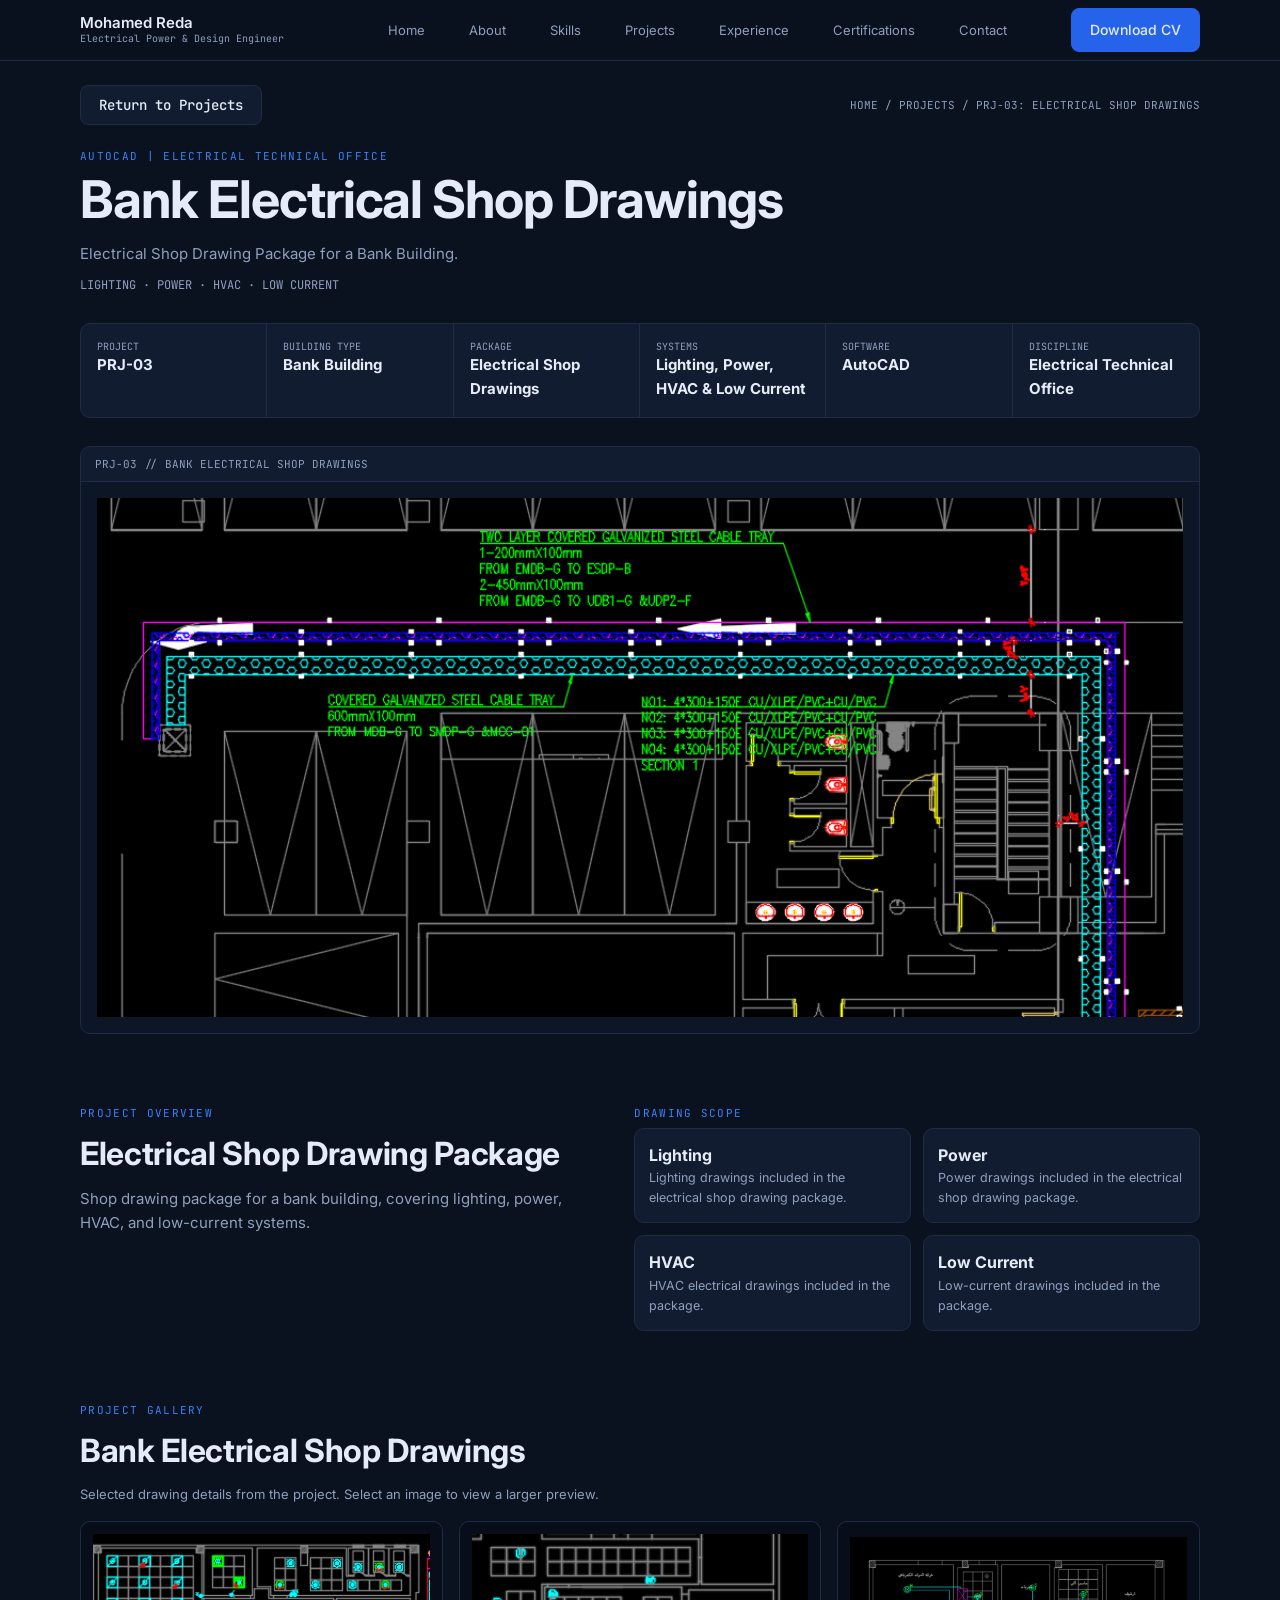
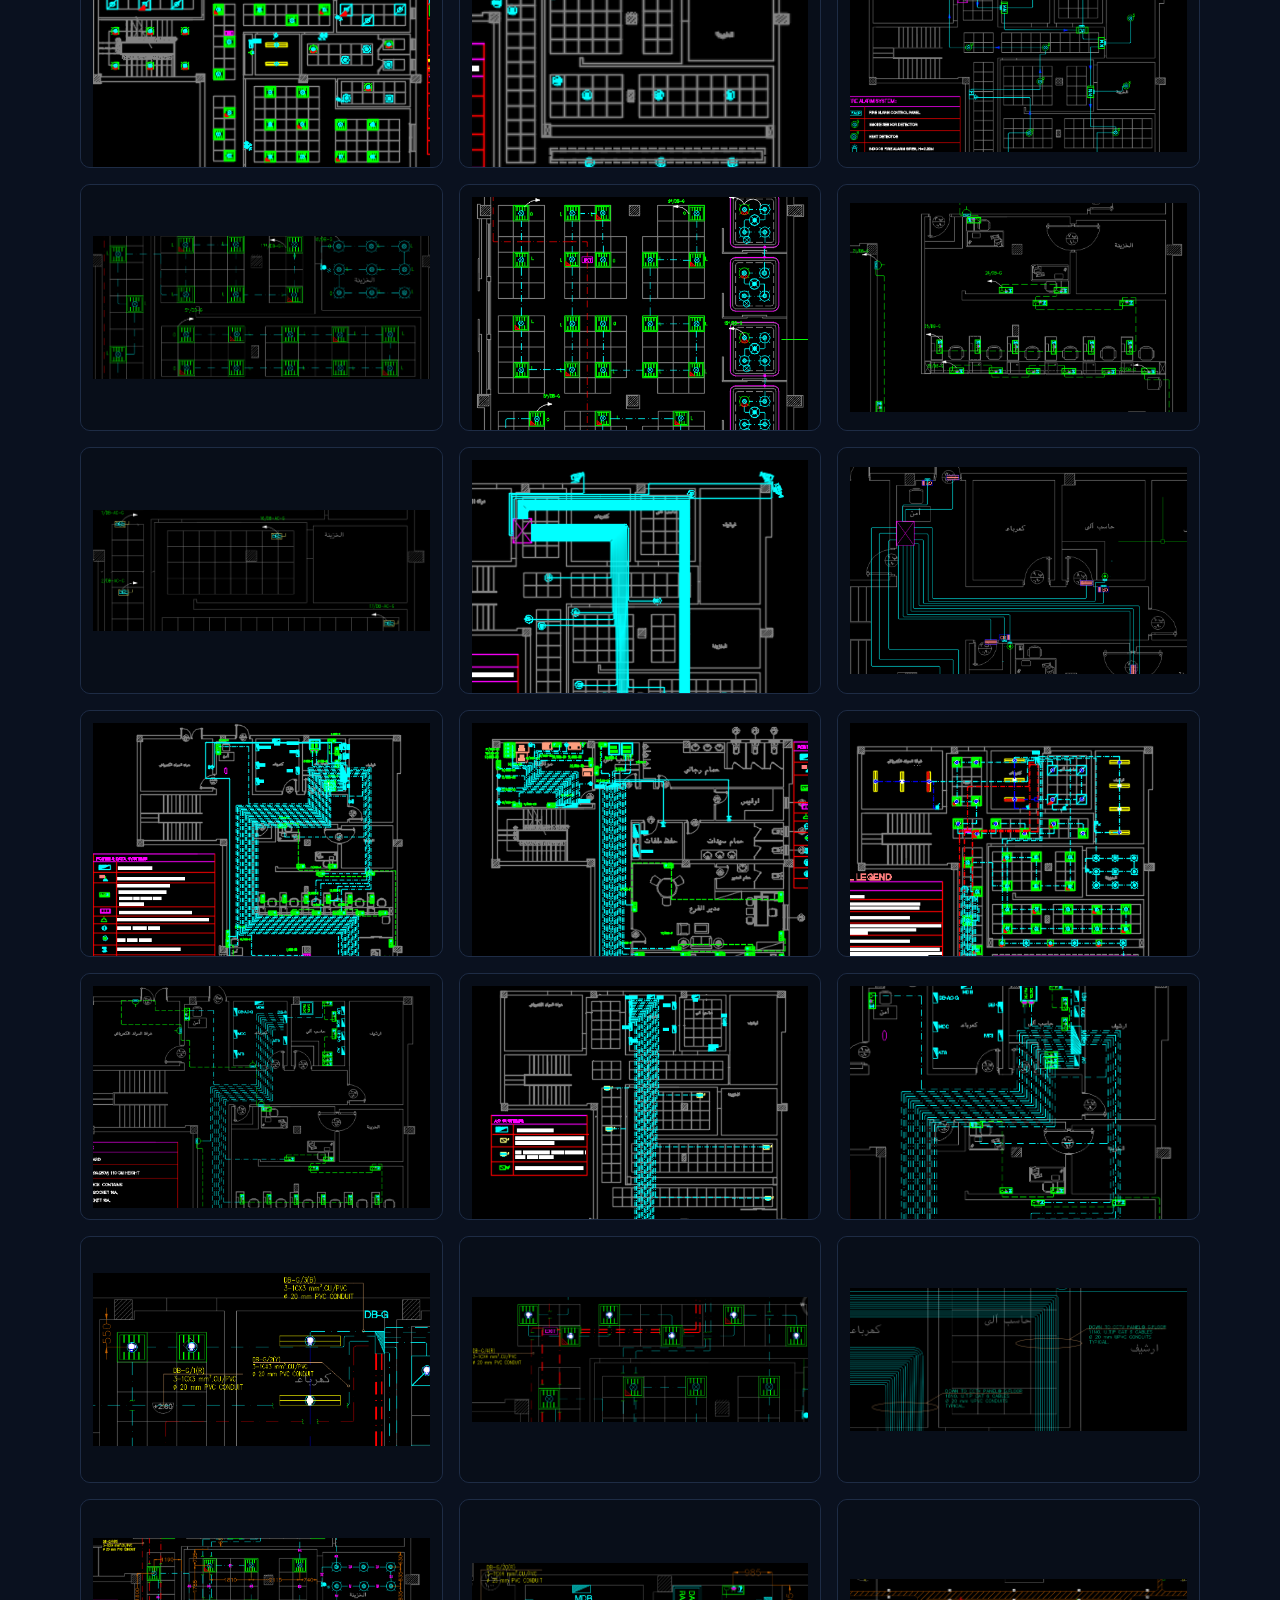
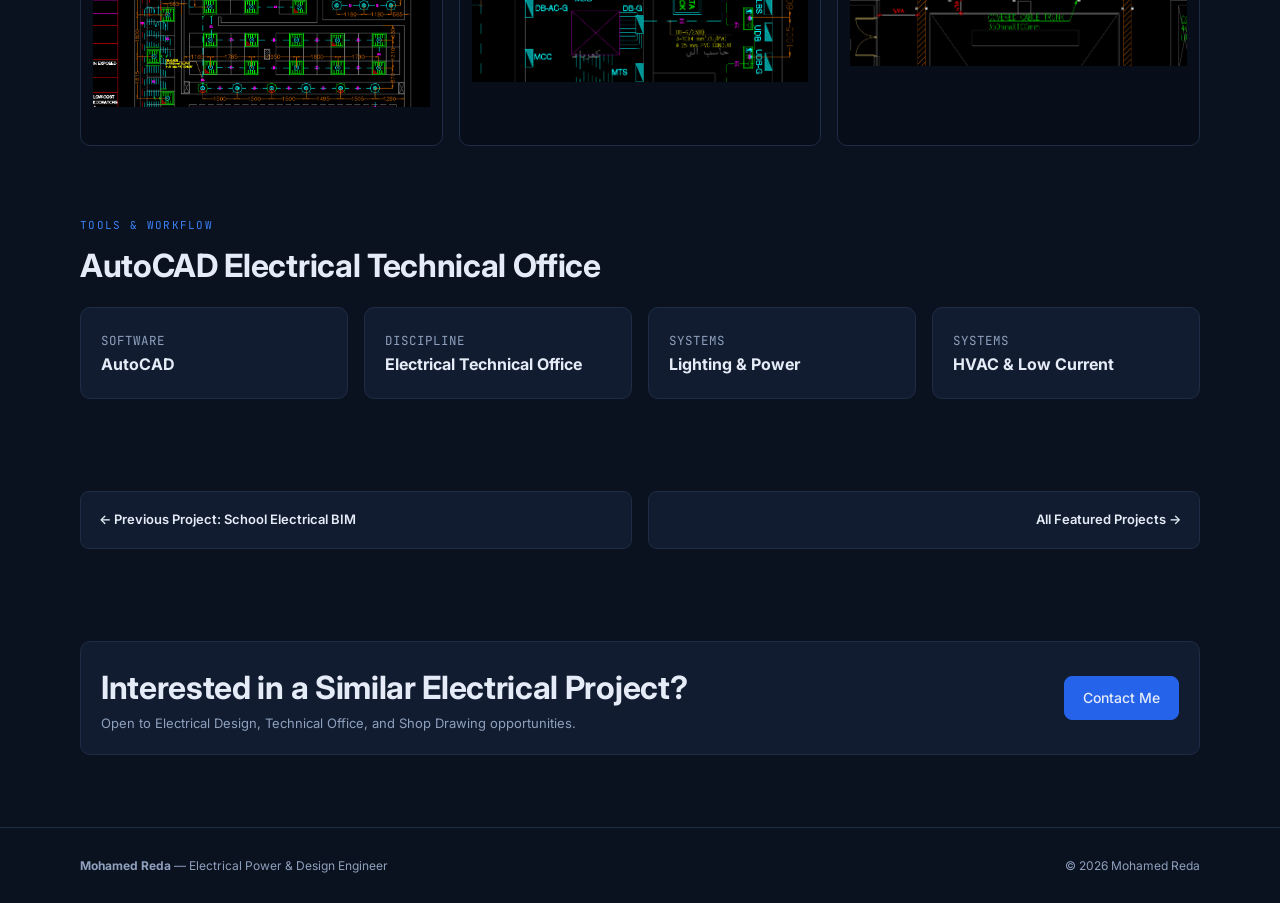
<file: projects/bank-electrical-shop-drawings.html>
<!doctype html>
<html lang="en">
  <head>
    <meta charset="utf-8" />
    <meta name="viewport" content="width=device-width,initial-scale=1,viewport-fit=cover" />
    <meta name="theme-color" content="#0a111f" />
    <link rel="preconnect" href="https://fonts.googleapis.com" />
    <link rel="preconnect" href="https://fonts.gstatic.com" crossorigin />
    <link href="https://fonts.googleapis.com/css2?family=Inter:wght@400;500;600;700&family=JetBrains+Mono:wght@400;500&display=swap" rel="stylesheet" />
    <title>Bank Electrical Shop Drawings — Mohamed Reda</title>
    <meta name="description" content="Electrical shop drawing package for a bank building, covering lighting, power, HVAC, and low-current systems." />
    <link rel="stylesheet" href="../assets/css/style.css" />
    <style>
      .bank-project .viewer .cv-box { height: auto; min-height: 0; overflow: hidden; padding: 16px; }
      .bank-project .viewer .cv-box img { width: 100%; height: auto; max-height: 78vh; object-fit: contain; margin: auto; }
      .bank-gallery .dr .im { height: 245px; padding: 12px; background: #080e19; }
      .bank-gallery .dr .im img { object-fit: contain; }
      .bank-project .stats div:last-child { border-right: 0; }
      .bank-project .modal img { width: auto; height: auto; max-width: calc(100vw - 40px); max-height: calc(100vh - 100px); object-fit: contain; }
      @media (max-width: 700px) { .bank-gallery .dr .im { height: 210px; } }
    </style>
  </head>
  <body class="bank-project">
    <header class="nav"><div class="wrap">
      <a class="brand" href="../index.html#home">Mohamed Reda<small>Electrical Power &amp; Design Engineer</small></a>
      <button class="burger" aria-label="Menu" aria-expanded="false">☰</button>
      <ul><li><a href="../index.html#home">Home</a></li><li><a href="../index.html#about">About</a></li><li><a href="../index.html#skills">Skills</a></li><li><a href="../index.html#projects">Projects</a></li><li><a href="../index.html#experience">Experience</a></li><li><a href="../index.html#certs">Certifications</a></li><li><a href="../index.html#contact">Contact</a></li></ul>
      <a class="btn p dl" href="../assets/files/Mohamed%20Reda%20.pdf" download>Download CV</a>
    </div></header>
    <main class="wrap">
      <div class="crumb"><a class="btn" href="../index.html#projects">Return to Projects</a><span>HOME / PROJECTS / PRJ-03: ELECTRICAL SHOP DRAWINGS</span></div>
      <div class="eyebrow">AutoCAD | Electrical Technical Office</div>
      <h1>Bank Electrical Shop Drawings</h1>
      <p class="mu" style="max-width: 720px; margin-top: 14px">Electrical Shop Drawing Package for a Bank Building.</p>
      <p class="mono mu" style="margin-top: 10px; font-size: 12px">LIGHTING · POWER · HVAC · LOW CURRENT</p>
      <div class="stats">
        <div><small>Project</small><b>PRJ-03</b></div><div><small>Building Type</small><b>Bank Building</b></div><div><small>Package</small><b>Electrical Shop Drawings</b></div><div><small>Systems</small><b>Lighting, Power, HVAC &amp; Low Current</b></div><div><small>Software</small><b>AutoCAD</b></div><div><small>Discipline</small><b>Electrical Technical Office</b></div>
      </div>
      <div class="viewer"><div class="bar"><span>PRJ-03 // BANK ELECTRICAL SHOP DRAWINGS</span></div><div class="cv-box"><img src="../assets/img/prj-3/cover.png" alt="Bank electrical shop drawing cover plan" fetchpriority="high" /></div></div>

      <section style="border: 0"><div class="split">
        <div><div class="eyebrow">Project overview</div><h2>Electrical Shop Drawing Package</h2><p class="mu">Shop drawing package for a bank building, covering lighting, power, HVAC, and low-current systems.</p></div>
        <div><div class="eyebrow">Drawing scope</div><div class="wbs">
          <div class="card"><h3>Lighting</h3><p>Lighting drawings included in the electrical shop drawing package.</p></div>
          <div class="card"><h3>Power</h3><p>Power drawings included in the electrical shop drawing package.</p></div>
          <div class="card"><h3>HVAC</h3><p>HVAC electrical drawings included in the package.</p></div>
          <div class="card"><h3>Low Current</h3><p>Low-current drawings included in the package.</p></div>
        </div></div>
      </div></section>

      <section style="border: 0; padding-top: 0"><div class="eyebrow">Project gallery</div><h2>Bank Electrical Shop Drawings</h2><p class="mu" style="font-size: 13px">Selected drawing details from the project. Select an image to view a larger preview.</p>
        <div class="g3 bank-gallery" id="drawings" style="margin-top: 16px">
          <article class="card dr" data-img="../assets/img/prj-3/Screenshot%202026-10-09%20174429.png"><div class="im"><img src="../assets/img/prj-3/Screenshot%202026-10-09%20174429.png" alt="Bank electrical shop drawing detail" loading="lazy" /></div></article>
          <article class="card dr" data-img="../assets/img/prj-3/Screenshot%202026-10-09%20174541.png"><div class="im"><img src="../assets/img/prj-3/Screenshot%202026-10-09%20174541.png" alt="Bank electrical shop drawing detail" loading="lazy" /></div></article>
          <article class="card dr" data-img="../assets/img/prj-3/Screenshot%202026-10-09%20174614.png"><div class="im"><img src="../assets/img/prj-3/Screenshot%202026-10-09%20174614.png" alt="Bank electrical shop drawing detail" loading="lazy" /></div></article>
          <article class="card dr" data-img="../assets/img/prj-3/Screenshot%202026-10-09%20174723.png"><div class="im"><img src="../assets/img/prj-3/Screenshot%202026-10-09%20174723.png" alt="Bank electrical shop drawing detail" loading="lazy" /></div></article>
          <article class="card dr" data-img="../assets/img/prj-3/Screenshot%202026-10-09%20174741.png"><div class="im"><img src="../assets/img/prj-3/Screenshot%202026-10-09%20174741.png" alt="Bank electrical shop drawing detail" loading="lazy" /></div></article>
          <article class="card dr" data-img="../assets/img/prj-3/Screenshot%202026-10-09%20174811.png"><div class="im"><img src="../assets/img/prj-3/Screenshot%202026-10-09%20174811.png" alt="Bank electrical shop drawing detail" loading="lazy" /></div></article>
          <article class="card dr" data-img="../assets/img/prj-3/Screenshot%202026-10-09%20174828.png"><div class="im"><img src="../assets/img/prj-3/Screenshot%202026-10-09%20174828.png" alt="Bank electrical shop drawing detail" loading="lazy" /></div></article>
          <article class="card dr" data-img="../assets/img/prj-3/Screenshot%202026-10-09%20174914.png"><div class="im"><img src="../assets/img/prj-3/Screenshot%202026-10-09%20174914.png" alt="Bank electrical shop drawing detail" loading="lazy" /></div></article>
          <article class="card dr" data-img="../assets/img/prj-3/Screenshot%202026-10-09%20174946.png"><div class="im"><img src="../assets/img/prj-3/Screenshot%202026-10-09%20174946.png" alt="Bank electrical shop drawing detail" loading="lazy" /></div></article>
          <article class="card dr" data-img="../assets/img/prj-3/Screenshot%202026-10-09%20175007.png"><div class="im"><img src="../assets/img/prj-3/Screenshot%202026-10-09%20175007.png" alt="Bank electrical shop drawing detail" loading="lazy" /></div></article>
          <article class="card dr" data-img="../assets/img/prj-3/Screenshot%202026-10-09%20175019.png"><div class="im"><img src="../assets/img/prj-3/Screenshot%202026-10-09%20175019.png" alt="Bank electrical shop drawing detail" loading="lazy" /></div></article>
          <article class="card dr" data-img="../assets/img/prj-3/Screenshot%202026-10-09%20175117.png"><div class="im"><img src="../assets/img/prj-3/Screenshot%202026-10-09%20175117.png" alt="Bank electrical shop drawing detail" loading="lazy" /></div></article>
          <article class="card dr" data-img="../assets/img/prj-3/Screenshot%202026-10-09%20175132.png"><div class="im"><img src="../assets/img/prj-3/Screenshot%202026-10-09%20175132.png" alt="Bank electrical shop drawing detail" loading="lazy" /></div></article>
          <article class="card dr" data-img="../assets/img/prj-3/Screenshot%202026-10-09%20175146.png"><div class="im"><img src="../assets/img/prj-3/Screenshot%202026-10-09%20175146.png" alt="Bank electrical shop drawing detail" loading="lazy" /></div></article>
          <article class="card dr" data-img="../assets/img/prj-3/Screenshot%202026-10-09%20175159.png"><div class="im"><img src="../assets/img/prj-3/Screenshot%202026-10-09%20175159.png" alt="Bank electrical shop drawing detail" loading="lazy" /></div></article>
          <article class="card dr" data-img="../assets/img/prj-3/Screenshot%202026-10-09%20175258.png"><div class="im"><img src="../assets/img/prj-3/Screenshot%202026-10-09%20175258.png" alt="Bank electrical shop drawing detail" loading="lazy" /></div></article>
          <article class="card dr" data-img="../assets/img/prj-3/Screenshot%202026-10-09%20175312.png"><div class="im"><img src="../assets/img/prj-3/Screenshot%202026-10-09%20175312.png" alt="Bank electrical shop drawing detail" loading="lazy" /></div></article>
          <article class="card dr" data-img="../assets/img/prj-3/Screenshot%202026-10-09%20175358.png"><div class="im"><img src="../assets/img/prj-3/Screenshot%202026-10-09%20175358.png" alt="Bank electrical shop drawing detail" loading="lazy" /></div></article>
          <article class="card dr" data-img="../assets/img/prj-3/Screenshot%202026-10-09%20175456.png"><div class="im"><img src="../assets/img/prj-3/Screenshot%202026-10-09%20175456.png" alt="Bank electrical shop drawing detail" loading="lazy" /></div></article>
          <article class="card dr" data-img="../assets/img/prj-3/Screenshot%202026-10-09%20175522.png"><div class="im"><img src="../assets/img/prj-3/Screenshot%202026-10-09%20175522.png" alt="Bank electrical shop drawing detail" loading="lazy" /></div></article>
          <article class="card dr" data-img="../assets/img/prj-3/Screenshot%202026-10-09%20175702.png"><div class="im"><img src="../assets/img/prj-3/Screenshot%202026-10-09%20175702.png" alt="Bank electrical shop drawing detail" loading="lazy" /></div></article>
        </div>
      </section>

      <section style="border: 0; padding-top: 0"><div class="eyebrow">Tools &amp; workflow</div><h2>AutoCAD Electrical Technical Office</h2><div class="g4" style="margin-top: 16px">
        <div class="card"><small class="mono mu">SOFTWARE</small><h3>AutoCAD</h3></div>
        <div class="card"><small class="mono mu">DISCIPLINE</small><h3>Electrical Technical Office</h3></div>
        <div class="card"><small class="mono mu">SYSTEMS</small><h3>Lighting &amp; Power</h3></div>
        <div class="card"><small class="mono mu">SYSTEMS</small><h3>HVAC &amp; Low Current</h3></div>
      </div></section>

      <div class="pn project-switch"><a class="project-switch-back" href="school-electrical-bim.html">← Previous Project: School Electrical BIM</a><a class="project-switch-next" href="../index.html#projects">All Featured Projects →</a></div>
      <section style="border: 0"><div class="card cta"><div><h2 style="margin: 0">Interested in a Similar Electrical Project?</h2><p class="mu" style="font-size: 13px">Open to Electrical Design, Technical Office, and Shop Drawing opportunities.</p></div><a class="btn p" href="../index.html#contact">Contact Me</a></div></section>
    </main>
    <footer><div class="wrap"><span><b>Mohamed Reda</b> — Electrical Power &amp; Design Engineer</span><span>© 2026 Mohamed Reda</span></div></footer>
    <div class="modal"><button class="btn">Close</button><img alt="" /></div>
    <script src="../assets/js/main.js" defer></script>
  </body>
</html>
</file>
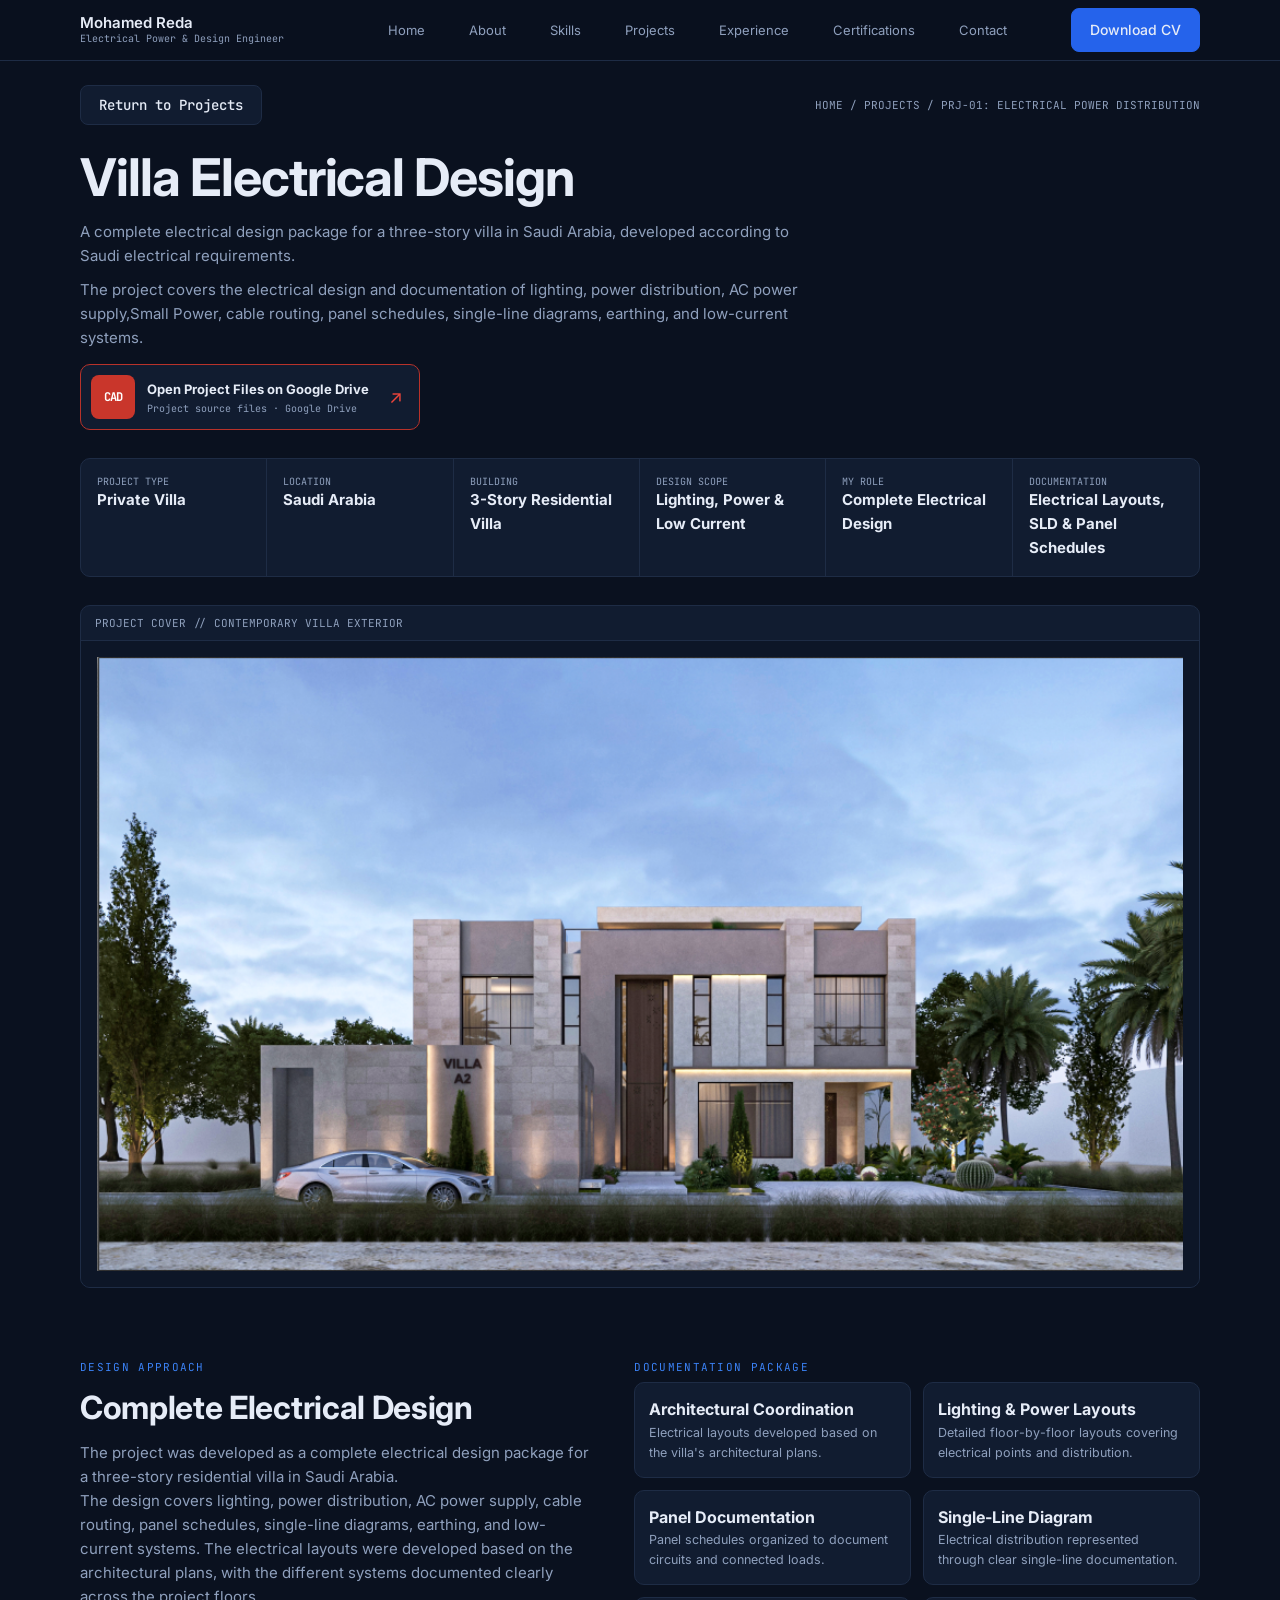
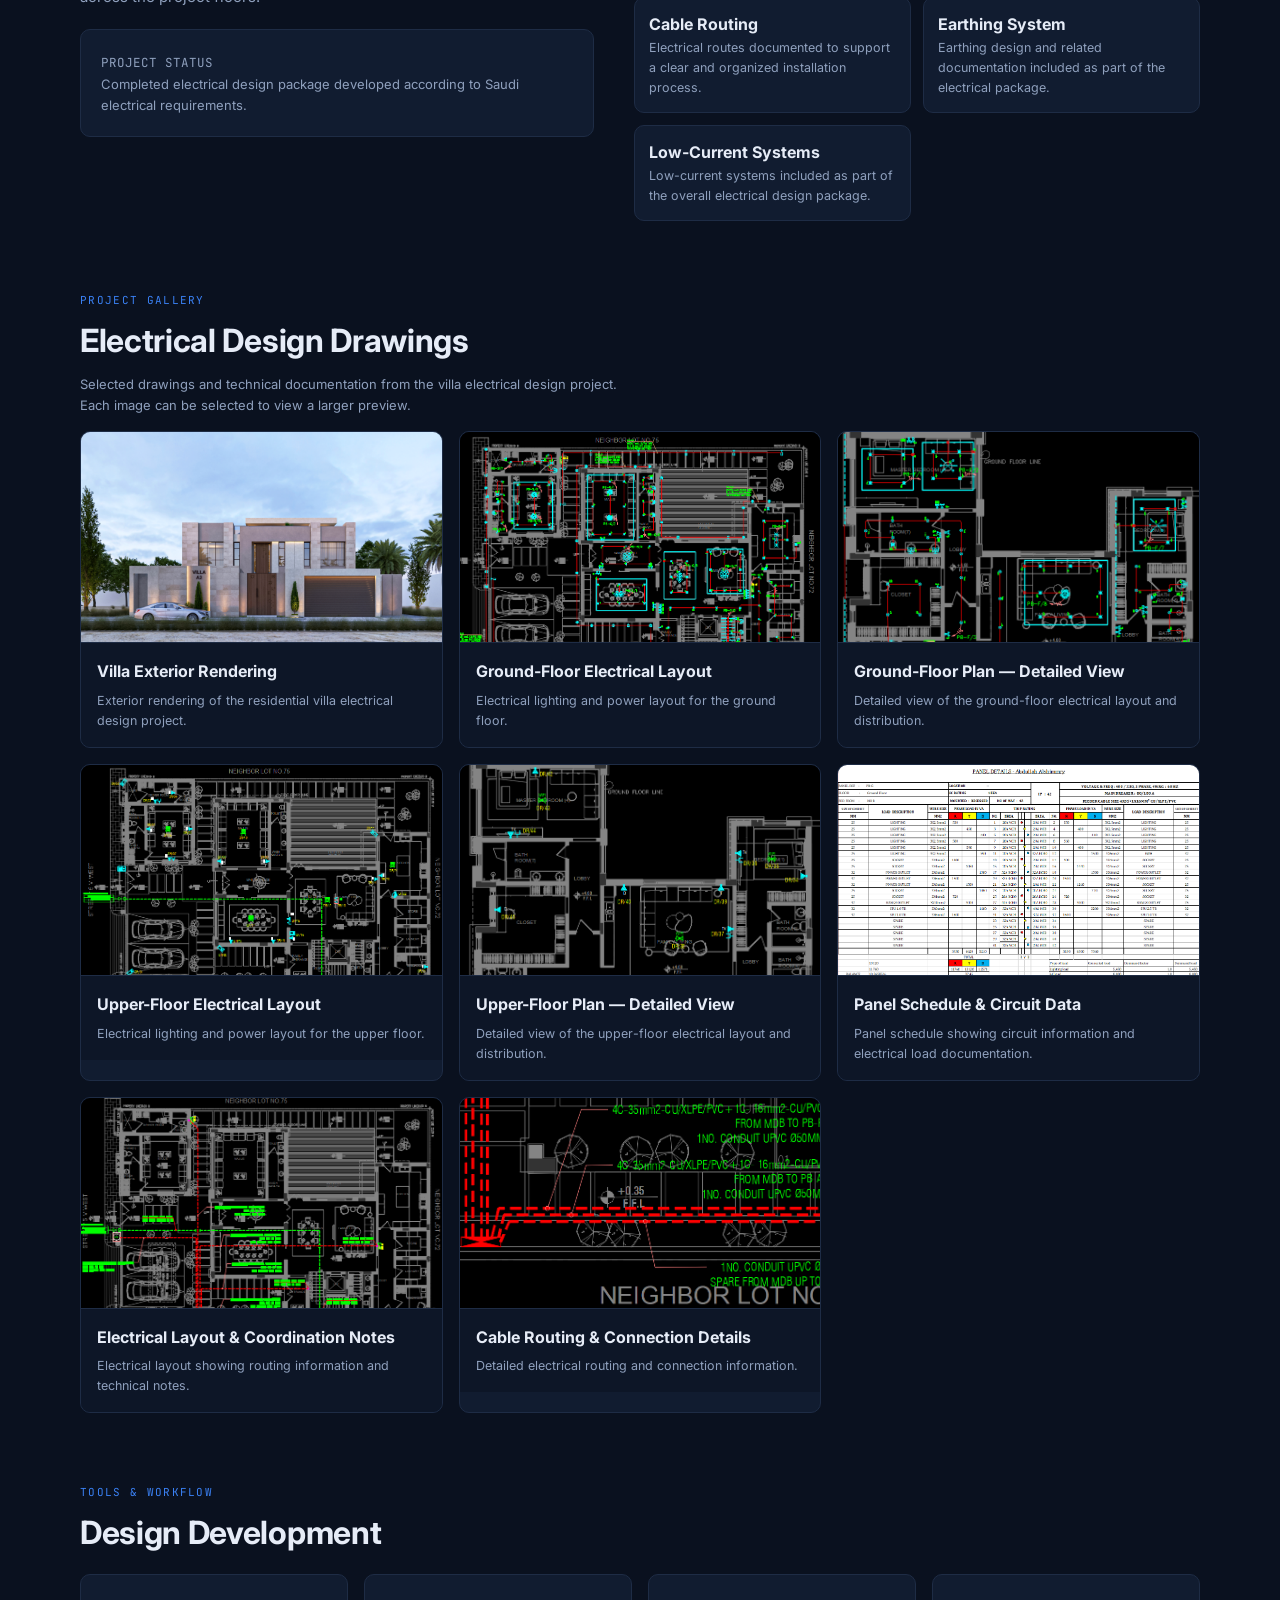
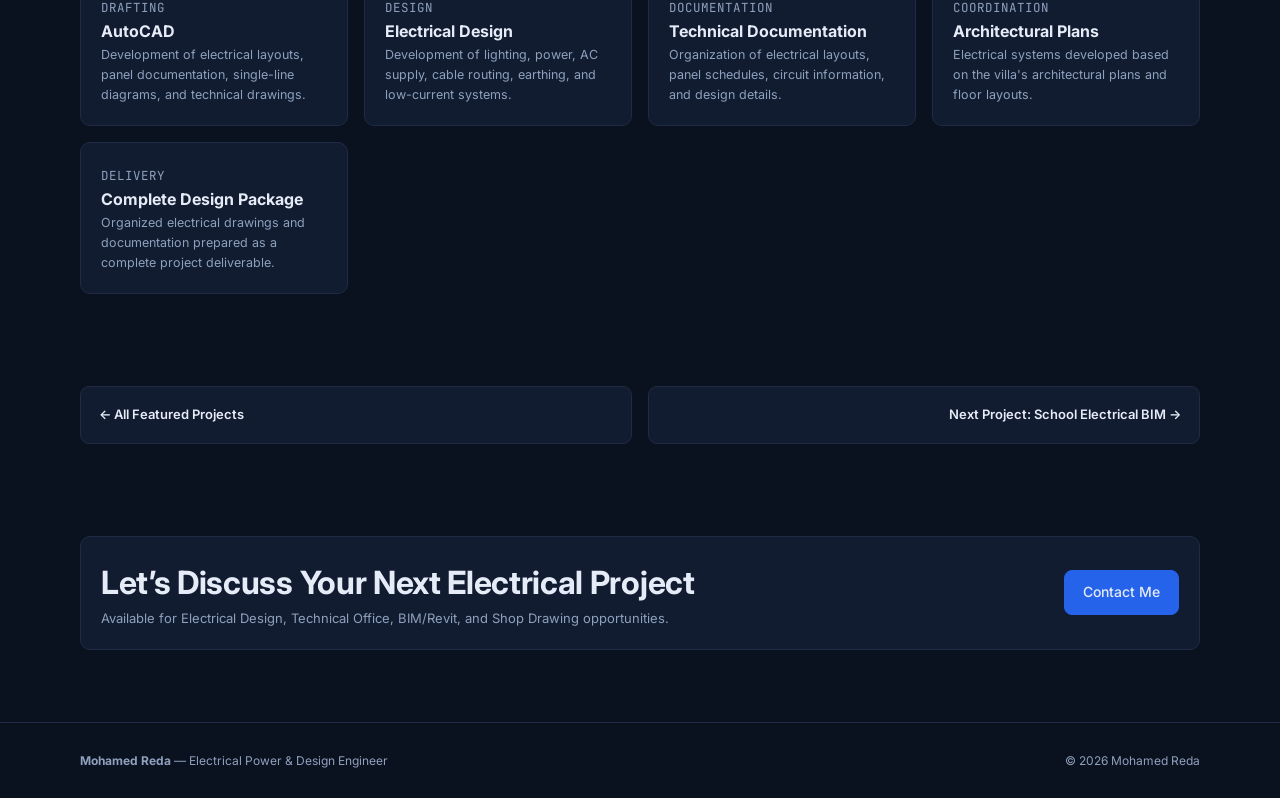
<file: projects/electrical-distribution.html>
<!doctype html>
<html lang="en">
  <head>
    <meta charset="utf-8" />
    <meta
      name="viewport"
      content="width=device-width,initial-scale=1,viewport-fit=cover"
    />
    <meta name="theme-color" content="#0a111f" />
    <link rel="preconnect" href="https://fonts.googleapis.com" />
    <link rel="preconnect" href="https://fonts.gstatic.com" crossorigin />
    <link
      href="https://fonts.googleapis.com/css2?family=Inter:wght@400;500;600;700&family=JetBrains+Mono:wght@400;500&display=swap"
      rel="stylesheet"
    />
    <title>Villa Electrical Design — Mohamed Reda</title>
    <meta
      name="description"
      content="Residential villa electrical design portfolio featuring exterior visualizations, coordinated floor plans, panel documentation, and installation details."
    />
    <link rel="stylesheet" href="../assets/css/style.css" />
    <style>
      .villa-project .viewer .cv-box { height: auto; min-height: 0; overflow: hidden; padding: 16px; }
      .villa-project .viewer .cv-box img { width: 100%; height: auto; max-height: 78vh; object-fit: contain; margin: auto; }
    </style>
  </head>
  <body class="villa-project">
    <header class="nav">
      <div class="wrap">
        <a class="brand" href="../index.html#home"
          >Mohamed Reda<small>Electrical Power &amp; Design Engineer</small></a
        ><button class="burger" aria-label="Menu" aria-expanded="false">
          ☰
        </button>
        <ul>
          <li><a href="../index.html#home">Home</a></li>
          <li><a href="../index.html#about">About</a></li>
          <li><a href="../index.html#skills">Skills</a></li>
          <li><a href="../index.html#projects">Projects</a></li>
          <li><a href="../index.html#experience">Experience</a></li>
          <li><a href="../index.html#certs">Certifications</a></li>
          <li><a href="../index.html#contact">Contact</a></li>
        </ul>
        <a class="btn p dl" href="../assets/files/Mohamed%20Reda%20.pdf" download
          >Download CV</a
        >
      </div>
    </header>
    <main class="wrap">
      <div class="crumb">
        <a class="btn" href="../index.html#projects">Return to Projects</a
        ><span>HOME / PROJECTS / PRJ-01: ELECTRICAL POWER DISTRIBUTION</span>
        
      </div>
      <!-- <div class="eyebrow">Project dossier</div> -->
      <h1>Villa Electrical Design</h1>
      <p class="mu" style="max-width: 720px; margin-top: 14px">
        A complete electrical design package for a three-story villa
        in Saudi Arabia, developed according to Saudi electrical requirements.
      </p>
      <p class="mu" style="max-width: 720px; margin-top: 10px">
        The project covers the electrical design and documentation of lighting,
        power distribution, AC power supply,Small Power, cable routing, panel schedules,
        single-line diagrams, earthing, and low-current systems.
      </p>
      <div class="cad-download-wrap">
        <a
          class="cad-button"
          href="https://drive.google.com/drive/folders/1KIuHyvXqgjOmtYKE5_H03-hG20WuU-Iq?usp=sharing"
          target="_blank"
          rel="noopener noreferrer"
          aria-label="Open project files on Google Drive in a new tab"
          ><span class="cad-icon" aria-hidden="true">CAD</span
          ><span class="cad-copy"
            ><b>Open Project Files on Google Drive</b
            ><small>Project source files · Google Drive</small></span
          ><span class="cad-arrow" aria-hidden="true">↗</span></a
        >
      </div>
      <div class="stats">
        <div><small>Project Type</small><b>Private Villa</b></div>
        <div><small>Location</small><b>Saudi Arabia</b></div>
        <div><small>Building</small><b>3-Story Residential Villa</b></div>
        <div>
          <small>Design Scope</small><b>Lighting, Power &amp; Low Current</b>
        </div>
        <div><small>My Role</small><b>Complete Electrical Design</b></div>
        <div>
          <small>Documentation</small
          ><b>Electrical Layouts, SLD &amp; Panel Schedules</b>
        </div>
      </div>
      <div class="viewer">
        <div class="bar">
          <span>PROJECT COVER // CONTEMPORARY VILLA EXTERIOR</span>
        </div>
        <div class="cv-box villa-cover">
          <img
            src="../assets/img/PJ-1/Screenshot%202026-10-08%20180629.png"
            alt="Contemporary villa exterior rendering"
            fetchpriority="high"
          />
        </div>
      </div>

      <section style="border: 0">
        <div class="split">
          <div>
            <div class="eyebrow">Design approach</div>
            <h2>Complete Electrical Design</h2>
            <p class="mu">
              The project was developed as a complete electrical design package
              for a three-story residential villa in Saudi Arabia.
            </p>
            <p class="mu">
              The design covers lighting, power distribution, AC power supply,
              cable routing, panel schedules, single-line diagrams, earthing,
              and low-current systems. The electrical layouts were developed
              based on the architectural plans, with the different systems
              documented clearly across the project floors.
            </p>
            <div class="card" style="margin-top: 20px">
              <small class="mono mu">PROJECT STATUS</small>
              <p style="font-size: 13px" class="mu">
                Completed electrical design package developed according to
                Saudi electrical requirements.
              </p>
            </div>
          </div>
          <div>
            <div class="eyebrow">Documentation package</div>
            <div class="wbs" id="wbs"></div>
          </div>
        </div>
      </section>

      <section style="border: 0; padding-top: 0">
        <div class="eyebrow">Project gallery</div>
        <h2>Electrical Design Drawings</h2>
        <p class="mu" style="font-size: 13px">
          Selected drawings and technical documentation from the villa
          electrical design project.
        </p>
        <p class="mu" style="font-size: 13px">
          Each image can be selected to view a larger preview.
        </p>
        <div class="g3" id="drawings" style="margin-top: 16px"></div>
      </section>

      <section style="border: 0; padding-top: 0">
        <div class="eyebrow">Tools &amp; workflow</div>
        <h2>Design Development</h2>
        <div class="g4" style="margin-top: 16px">
          <div class="card">
            <small class="mono mu">DRAFTING</small>
            <h3>AutoCAD</h3>
            <p class="mu" style="font-size: 12.5px">
              Development of electrical layouts, panel documentation,
              single-line diagrams, and technical drawings.
            </p>
          </div>
          <div class="card">
            <small class="mono mu">DESIGN</small>
            <h3>Electrical Design</h3>
            <p class="mu" style="font-size: 12.5px">
              Development of lighting, power, AC supply, cable routing,
              earthing, and low-current systems.
            </p>
          </div>
          <div class="card">
            <small class="mono mu">DOCUMENTATION</small>
            <h3>Technical Documentation</h3>
            <p class="mu" style="font-size: 12.5px">
              Organization of electrical layouts, panel schedules, circuit
              information, and design details.
            </p>
          </div>
          <div class="card">
            <small class="mono mu">COORDINATION</small>
            <h3>Architectural Plans</h3>
            <p class="mu" style="font-size: 12.5px">
              Electrical systems developed based on the villa's architectural
              plans and floor layouts.
            </p>
          </div>
          <div class="card">
            <small class="mono mu">DELIVERY</small>
            <h3>Complete Design Package</h3>
            <p class="mu" style="font-size: 12.5px">
              Organized electrical drawings and documentation prepared as a
              complete project deliverable.
            </p>
          </div>
        </div>
      </section>

      <div class="pn project-switch">
        <a class="project-switch-back" href="../index.html#projects">← All Featured Projects</a>
        <a class="project-switch-next" href="school-electrical-bim.html">Next Project: School Electrical BIM →</a>
      </div>
      <section style="border: 0">
        <div class="card cta">
          <div>
            <h2 style="margin: 0">Let’s Discuss Your Next Electrical Project</h2>
            <p class="mu" style="font-size: 13px">
              Available for Electrical Design, Technical Office, BIM/Revit, and
              Shop Drawing opportunities.
            </p>
          </div>
          <a class="btn p" href="../index.html#contact"
            >Contact Me</a
          >
        </div>
      </section>
    </main>
    <footer>
      <div class="wrap">
        <span><b>Mohamed Reda</b> — Electrical Power &amp; Design Engineer</span
        ><span>© 2026 Mohamed Reda</span>
      </div>
    </footer>
    <div class="modal"><button class="btn">Close</button><img alt="" /></div>
    <script src="../assets/js/main.js" defer></script>
  </body>
</html>
</file>
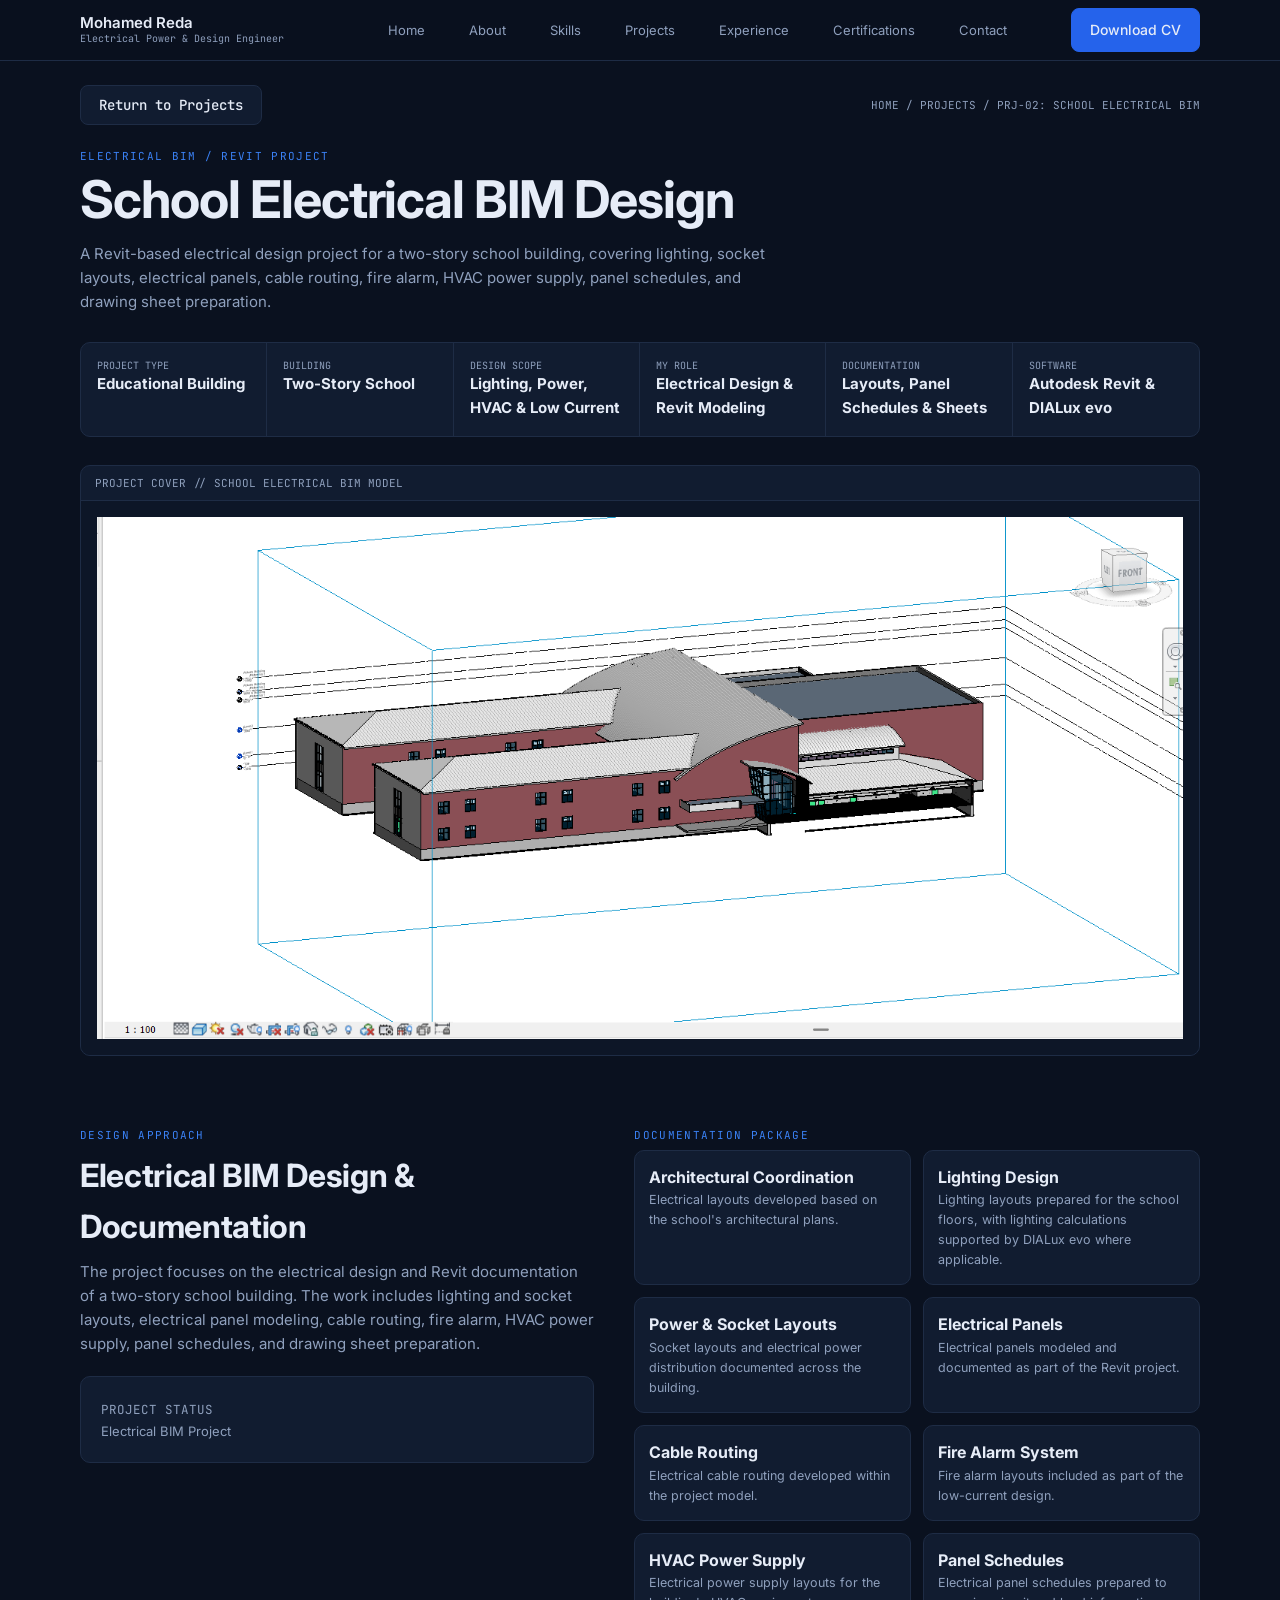
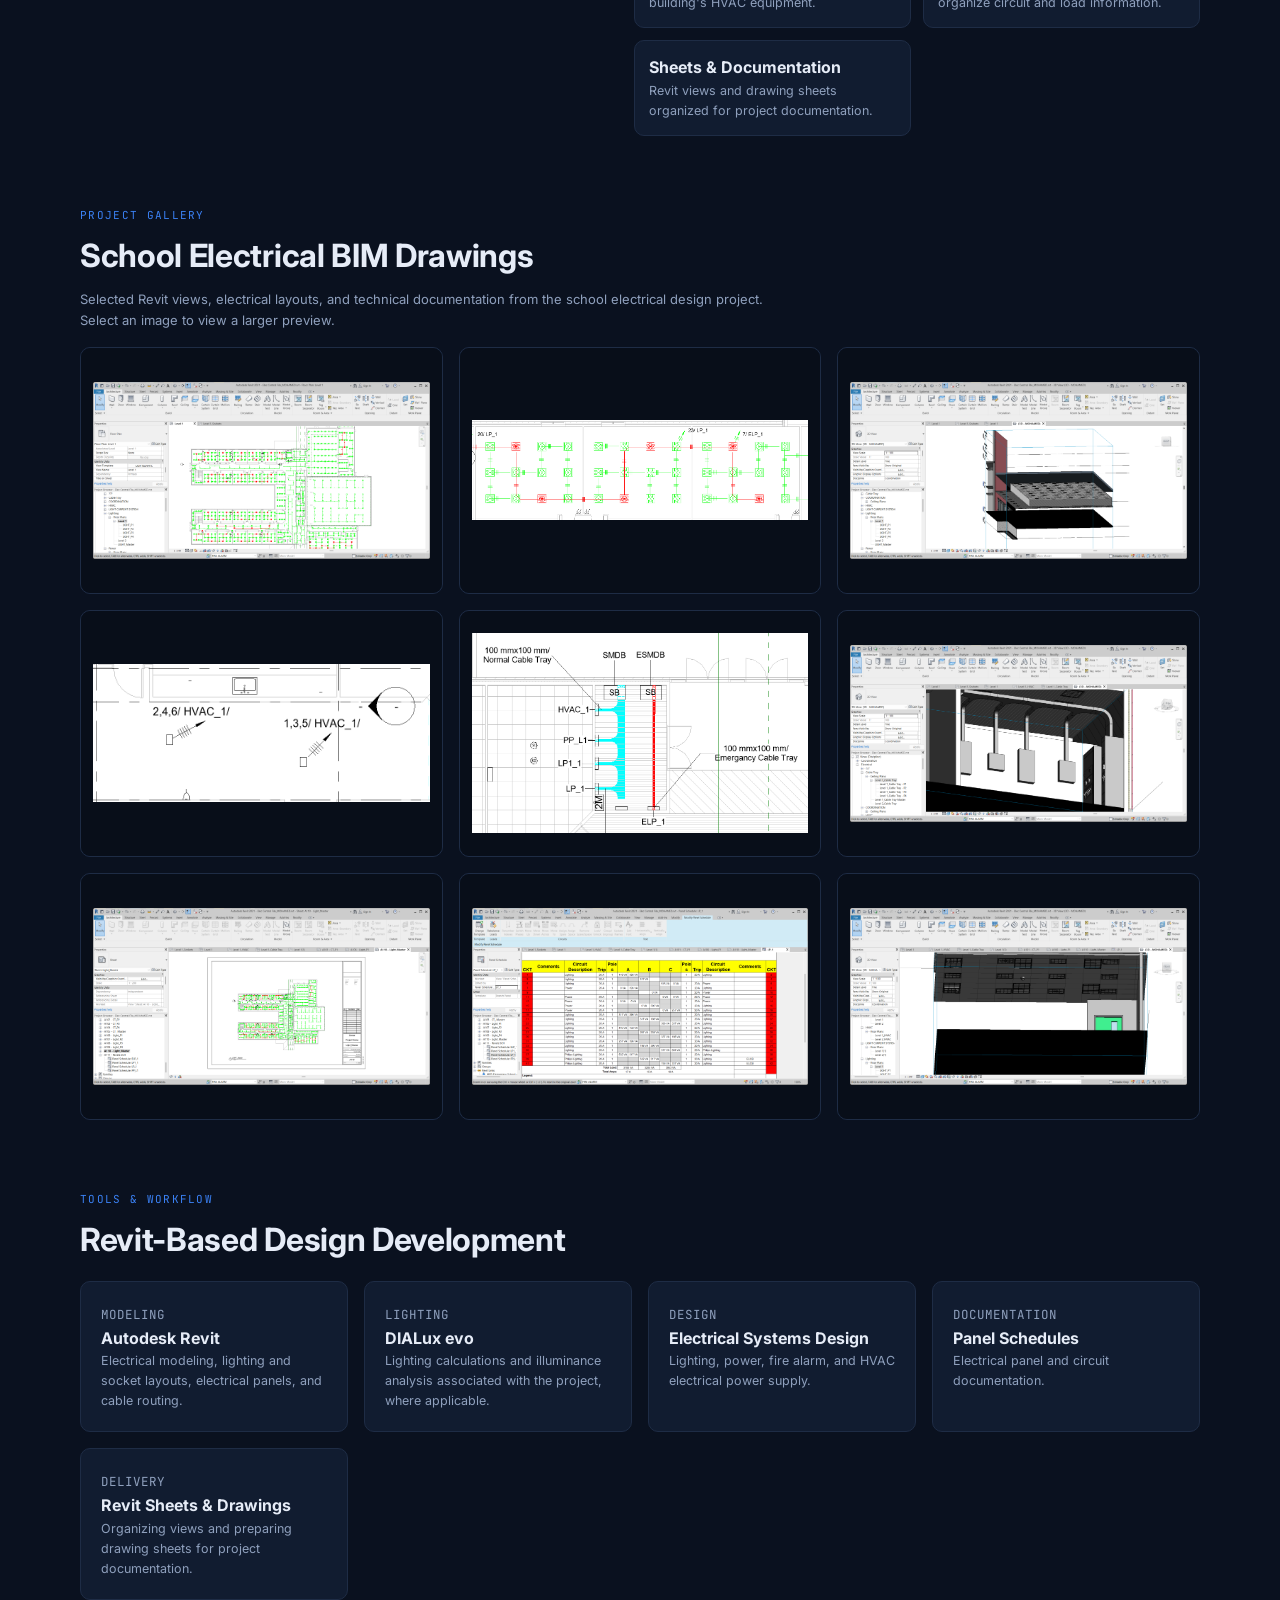
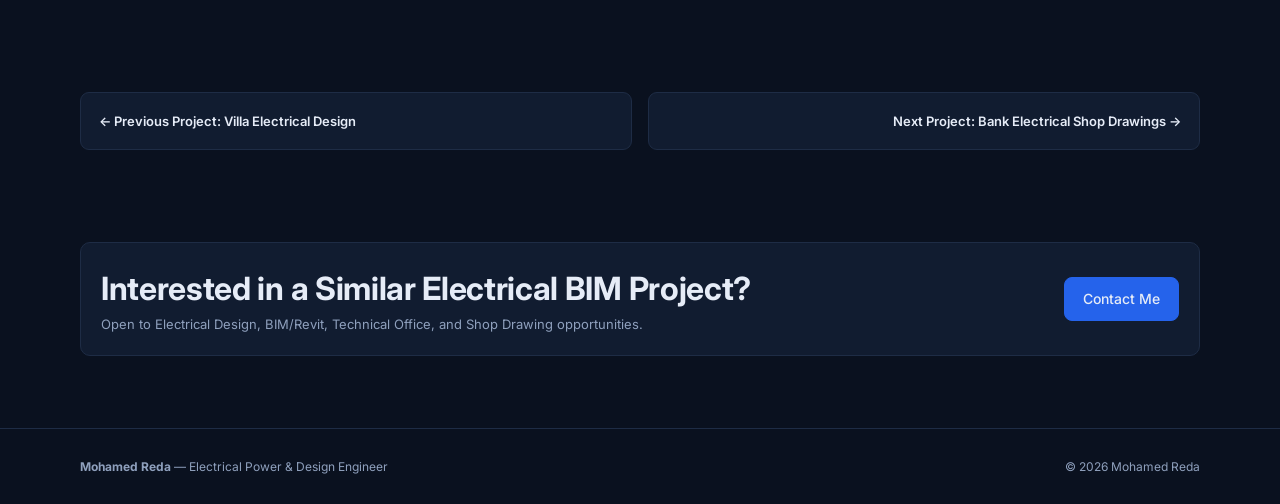
<file: projects/school-electrical-bim.html>
<!doctype html>
<html lang="en">
  <head>
    <meta charset="utf-8" />
    <meta name="viewport" content="width=device-width,initial-scale=1,viewport-fit=cover" />
    <meta name="theme-color" content="#0a111f" />
    <link rel="preconnect" href="https://fonts.googleapis.com" />
    <link rel="preconnect" href="https://fonts.gstatic.com" crossorigin />
    <link href="https://fonts.googleapis.com/css2?family=Inter:wght@400;500;600;700&family=JetBrains+Mono:wght@400;500&display=swap" rel="stylesheet" />
    <title>School Electrical BIM Design — Mohamed Reda</title>
    <meta name="description" content="Revit-based electrical BIM design and documentation for a two-story school." />
    <link rel="stylesheet" href="../assets/css/style.css" />
    <style>
      .school-project .viewer .cv-box { height: auto; min-height: 0; overflow: hidden; padding: 16px; }
      .school-project .viewer .cv-box img { width: 100%; height: auto; max-height: 78vh; object-fit: contain; margin: auto; }
      .school-gallery .dr .im { height: 245px; padding: 12px; background: #080e19; }
      .school-gallery .dr .im img { object-fit: contain; }
      .school-gallery .dr { min-width: 0; }
      .school-project .stats div:last-child { border-right: 0; }
      .school-project .modal img { width: auto; height: auto; max-width: calc(100vw - 40px); max-height: calc(100vh - 100px); object-fit: contain; }
      @media (max-width: 700px) { .school-gallery .dr .im { height: 210px; } }
    </style>
  </head>
  <body class="school-project">
    <header class="nav">
      <div class="wrap">
        <a class="brand" href="../index.html#home">Mohamed Reda<small>Electrical Power &amp; Design Engineer</small></a>
        <button class="burger" aria-label="Menu" aria-expanded="false">☰</button>
        <ul>
          <li><a href="../index.html#home">Home</a></li><li><a href="../index.html#about">About</a></li><li><a href="../index.html#skills">Skills</a></li><li><a href="../index.html#projects">Projects</a></li><li><a href="../index.html#experience">Experience</a></li><li><a href="../index.html#certs">Certifications</a></li><li><a href="../index.html#contact">Contact</a></li>
        </ul>
        <a class="btn p dl" href="../assets/files/Mohamed%20Reda%20.pdf" download>Download CV</a>
      </div>
    </header>
    <main class="wrap">
      <div class="crumb"><a class="btn" href="../index.html#projects">Return to Projects</a><span>HOME / PROJECTS / PRJ-02: SCHOOL ELECTRICAL BIM</span></div>
      <div class="eyebrow">Electrical BIM / Revit Project</div>
      <h1>School Electrical BIM Design</h1>
      <p class="mu" style="max-width: 720px; margin-top: 14px">A Revit-based electrical design project for a two-story school building, covering lighting, socket layouts, electrical panels, cable routing, fire alarm, HVAC power supply, panel schedules, and drawing sheet preparation.</p>
      <!-- <div class="cad-download-wrap"><a class="cad-button" href="#" aria-label="Project files link placeholder"><span class="cad-icon" aria-hidden="true">BIM</span><span class="cad-copy"><b>Open Revit Project Files</b><small>Project folder link to be added</small></span><span class="cad-arrow" aria-hidden="true">↗</span></a></div> -->
      <div class="stats">
        <div><small>Project Type</small><b>Educational Building</b></div><div><small>Building</small><b>Two-Story School</b></div><div><small>Design Scope</small><b>Lighting, Power, HVAC &amp; Low Current</b></div><div><small>My Role</small><b>Electrical Design &amp; Revit Modeling</b></div><div><small>Documentation</small><b>Layouts, Panel Schedules &amp; Sheets</b></div><div><small>Software</small><b>Autodesk Revit &amp; DIALux evo</b></div>
      </div>
      <div class="viewer"><div class="bar"><span>PROJECT COVER // SCHOOL ELECTRICAL BIM MODEL</span></div><div class="cv-box"><img src="../assets/img/prj-2/cover.png" alt="Revit electrical BIM school model cover" fetchpriority="high" /></div></div>

      <section style="border: 0"><div class="split">
        <div><div class="eyebrow">Design approach</div><h2>Electrical BIM Design &amp; Documentation</h2><p class="mu">The project focuses on the electrical design and Revit documentation of a two-story school building. The work includes lighting and socket layouts, electrical panel modeling, cable routing, fire alarm, HVAC power supply, panel schedules, and drawing sheet preparation.</p><div class="card" style="margin-top: 20px"><small class="mono mu">PROJECT STATUS</small><p class="mu" style="font-size: 13px">Electrical BIM Project</p></div></div>
        <div><div class="eyebrow">Documentation package</div><div class="wbs">
          <div class="card"><h3>Architectural Coordination</h3><p>Electrical layouts developed based on the school's architectural plans.</p></div>
          <div class="card"><h3>Lighting Design</h3><p>Lighting layouts prepared for the school floors, with lighting calculations supported by DIALux evo where applicable.</p></div>
          <div class="card"><h3>Power &amp; Socket Layouts</h3><p>Socket layouts and electrical power distribution documented across the building.</p></div>
          <div class="card"><h3>Electrical Panels</h3><p>Electrical panels modeled and documented as part of the Revit project.</p></div>
          <div class="card"><h3>Cable Routing</h3><p>Electrical cable routing developed within the project model.</p></div>
          <div class="card"><h3>Fire Alarm System</h3><p>Fire alarm layouts included as part of the low-current design.</p></div>
          <div class="card"><h3>HVAC Power Supply</h3><p>Electrical power supply layouts for the building's HVAC equipment.</p></div>
          <div class="card"><h3>Panel Schedules</h3><p>Electrical panel schedules prepared to organize circuit and load information.</p></div>
          <div class="card"><h3>Sheets &amp; Documentation</h3><p>Revit views and drawing sheets organized for project documentation.</p></div>
        </div></div>
      </div></section>

      <section style="border: 0; padding-top: 0"><div class="eyebrow">Project gallery</div><h2>School Electrical BIM Drawings</h2><p class="mu" style="font-size: 13px">Selected Revit views, electrical layouts, and technical documentation from the school electrical design project.</p><p class="mu" style="font-size: 13px">Select an image to view a larger preview.</p>
        <div class="g3 school-gallery" id="drawings" style="margin-top: 16px">
          <article class="card dr" data-img="../assets/img/prj-2/lighting.png"><div class="im"><img src="../assets/img/prj-2/lighting.png" alt="School lighting layout" loading="lazy" /></div></article>
          <article class="card dr" data-img="../assets/img/prj-2/lighting%20zoom.png"><div class="im"><img src="../assets/img/prj-2/lighting%20zoom.png" alt="Detailed school lighting layout" loading="lazy" /></div></article>
          <article class="card dr" data-img="../assets/img/prj-2/Screenshot%202026-10-08%20221824.png"><div class="im"><img src="../assets/img/prj-2/Screenshot%202026-10-08%20221824.png" alt="School electrical Revit model" loading="lazy" /></div></article>
          <article class="card dr" data-img="../assets/img/prj-2/Screenshot%202026-10-08%20222352.png"><div class="im"><img src="../assets/img/prj-2/Screenshot%202026-10-08%20222352.png" alt="School HVAC power and cable routing detail" loading="lazy" /></div></article>
          <article class="card dr" data-img="../assets/img/prj-2/Screenshot%202026-10-08%20222548.png"><div class="im"><img src="../assets/img/prj-2/Screenshot%202026-10-08%20222548.png" alt="School cable routing plan detail" loading="lazy" /></div></article>
          <article class="card dr" data-img="../assets/img/prj-2/Screenshot%202026-10-08%20222722.png"><div class="im"><img src="../assets/img/prj-2/Screenshot%202026-10-08%20222722.png" alt="Electrical panel model in Revit" loading="lazy" /></div></article>
          <article class="card dr" data-img="../assets/img/prj-2/Screenshot%202026-10-08%20222922.png"><div class="im"><img src="../assets/img/prj-2/Screenshot%202026-10-08%20222922.png" alt="School electrical drawing sheet in Revit" loading="lazy" /></div></article>
          <article class="card dr" data-img="../assets/img/prj-2/Screenshot%202026-10-08%20223012.png"><div class="im"><img src="../assets/img/prj-2/Screenshot%202026-10-08%20223012.png" alt="Electrical panel schedule" loading="lazy" /></div></article>
          <article class="card dr" data-img="../assets/img/prj-2/Screenshot%202026-10-08%20223535.png"><div class="im"><img src="../assets/img/prj-2/Screenshot%202026-10-08%20223535.png" alt="Electrical equipment model in Revit" loading="lazy" /></div></article>
        </div>
      </section>

      <section style="border: 0; padding-top: 0"><div class="eyebrow">Tools &amp; workflow</div><h2>Revit-Based Design Development</h2><div class="g4" style="margin-top: 16px">
        <div class="card"><small class="mono mu">MODELING</small><h3>Autodesk Revit</h3><p class="mu" style="font-size: 12.5px">Electrical modeling, lighting and socket layouts, electrical panels, and cable routing.</p></div>
        <div class="card"><small class="mono mu">LIGHTING</small><h3>DIALux evo</h3><p class="mu" style="font-size: 12.5px">Lighting calculations and illuminance analysis associated with the project, where applicable.</p></div>
        <div class="card"><small class="mono mu">DESIGN</small><h3>Electrical Systems Design</h3><p class="mu" style="font-size: 12.5px">Lighting, power, fire alarm, and HVAC electrical power supply.</p></div>
        <div class="card"><small class="mono mu">DOCUMENTATION</small><h3>Panel Schedules</h3><p class="mu" style="font-size: 12.5px">Electrical panel and circuit documentation.</p></div>
        <div class="card"><small class="mono mu">DELIVERY</small><h3>Revit Sheets &amp; Drawings</h3><p class="mu" style="font-size: 12.5px">Organizing views and preparing drawing sheets for project documentation.</p></div>
      </div></section>

      <div class="pn project-switch"><a class="project-switch-back" href="electrical-distribution.html">← Previous Project: Villa Electrical Design</a><a class="project-switch-next" href="bank-electrical-shop-drawings.html">Next Project: Bank Electrical Shop Drawings →</a></div>
      <section style="border: 0"><div class="card cta"><div><h2 style="margin: 0">Interested in a Similar Electrical BIM Project?</h2><p class="mu" style="font-size: 13px">Open to Electrical Design, BIM/Revit, Technical Office, and Shop Drawing opportunities.</p></div><a class="btn p" href="../index.html#contact">Contact Me</a></div></section>
    </main>
    <footer><div class="wrap"><span><b>Mohamed Reda</b> — Electrical Power &amp; Design Engineer</span><span>© 2026 Mohamed Reda</span></div></footer>
    <div class="modal"><button class="btn">Close</button><img alt="" /></div>
    <script src="../assets/js/main.js" defer></script>
  </body>
</html>
</file>
<file: assets/css/style.css>
:root {
  --bg: #0a111f;
  --bg2: #0d1627;
  --card: #111c30;
  --line: #1e2c45;
  --tx: #e6ecf7;
  --mu: #8fa0bd;
  --ac: #2563eb;
  --ac2: #3b82f6;
  --ok: #22c55e;
  --r: 10px;
  --mono: "JetBrains Mono", ui-monospace, monospace;
  --sans: "Inter", system-ui, sans-serif;
  --pad: 80px;
}
* {
  box-sizing: border-box;
  margin: 0;
}
html {
  scroll-behavior: smooth;
  scroll-padding-top: 70px;
}
body {
  background: var(--bg);
  color: var(--tx);
  font: 15px/1.6 var(--sans);
  -webkit-text-size-adjust: 100%;
}
a {
  color: inherit;
  text-decoration: none;
}
img {
  max-width: 100%;
  display: block;
}
.wrap {
  width: 100%;
  max-width: none;
  margin: 0;
  padding: 0 var(--pad);
}
section {
  padding: 72px 0;
  border-top: 1px solid var(--line);
}
.eyebrow {
  font: 11px var(--mono);
  color: var(--ac2);
  letter-spacing: 0.12em;
  text-transform: uppercase;
  margin-bottom: 8px;
}
h1 {
  font-size: clamp(32px, 6vw, 52px);
  line-height: 1.1;
  letter-spacing: -0.02em;
}
h2 {
  font-size: clamp(24px, 4vw, 32px);
  letter-spacing: -0.01em;
  margin-bottom: 8px;
}
h3 {
  font-size: 16px;
}
.mu {
  color: var(--mu);
}
.mono {
  font-family: var(--mono);
}
.btn {
  display: inline-flex;
  align-items: center;
  gap: 8px;
  padding: 10px 18px;
  border-radius: 8px;
  border: 1px solid var(--line);
  background: var(--card);
  font-weight: 500;
  font-size: 14px;
  cursor: pointer;
  color: var(--tx);
  font-family: inherit;
}
.btn.p {
  background: var(--ac);
  border-color: var(--ac);
}
.btn:hover {
  border-color: var(--ac2);
}
.card {
  background: var(--card);
  border: 1px solid var(--line);
  border-radius: var(--r);
  padding: 20px;
}
.tag {
  font: 11px var(--mono);
  padding: 3px 9px;
  border: 1px solid var(--line);
  border-radius: 6px;
  color: var(--mu);
  background: var(--bg2);
  display: inline-block;
}
.chips {
  display: flex;
  flex-wrap: wrap;
  gap: 8px;
}
.chips .tag {
  font: 13px var(--sans);
  padding: 6px 12px;
  color: var(--tx);
}
.nav {
  position: sticky;
  top: 0;
  z-index: 50;
  background: rgba(10, 17, 31, 0.88);
  backdrop-filter: blur(10px);
  border-bottom: 1px solid var(--line);
}
.nav .wrap {
  display: flex;
  align-items: center;
  gap: 24px;
  height: 60px;
}
.brand {
  font-weight: 600;
  line-height: 1.1;
}
.brand small {
  display: block;
  font: 10px var(--mono);
  color: var(--mu);
  font-weight: 400;
}
.nav ul {
  display: flex;
  gap: 22px;
  list-style: none;
  margin: 0 auto;
  font-size: 13px;
  color: var(--mu);
}
.nav ul a:hover {
  color: var(--tx);
}
.nav ul a {
  display: inline-flex;
  align-items: center;
  min-height: 36px;
  padding: 6px 10px;
  border: 1px solid transparent;
  border-radius: 8px;
  transition: color 0.18s ease, background-color 0.18s ease, border-color 0.18s ease;
}
.nav ul a.active,
.nav ul a[aria-current="location"] {
  color: #fff;
  background: rgba(37, 99, 235, 0.2);
  border-color: rgba(96, 165, 250, 0.38);
  box-shadow: inset 0 0 0 1px rgba(96, 165, 250, 0.06);
}
.nav ul a:focus-visible { outline: 2px solid var(--ac2); outline-offset: 2px; }
.burger {
  display: none;
  background: none;
  border: 1px solid var(--line);
  color: var(--tx);
  border-radius: 8px;
  padding: 6px 10px;
  font-size: 18px;
}
.hero {
  border: 0;
  padding: 72px 0;
}
.hero .wrap {
  display: grid;
  grid-template-columns: 1.2fr 1fr;
  gap: 48px;
  align-items: center;
}
.hero .sub {
  color: var(--ac2);
  font-size: 20px;
  margin: 6px 0 16px;
}
.hero p {
  color: var(--mu);
  max-width: 520px;
}
.hero .acts {
  display: flex;
  gap: 12px;
  margin: 24px 0;
  flex-wrap: wrap;
}
.meta {
  display: flex;
  gap: 20px;
  flex-wrap: wrap;
  font-size: 13px;
  color: var(--mu);
}
.badge {
  font: 11px var(--mono);
  color: var(--ok);
  margin-bottom: 14px;
  display: inline-flex;
  gap: 8px;
  align-items: center;
}
.badge:before {
  content: "";
  width: 7px;
  height: 7px;
  border-radius: 50%;
  background: var(--ok);
}
.photo {
  border: 1px solid var(--line);
  border-radius: 14px;
  overflow: hidden;
  background: var(--card);
  aspect-ratio: 4/3.2;
  position: relative;
  display: grid;
  place-items: center;
  color: var(--mu);
  font: 12px var(--mono);
}
.photo img {
  position: absolute;
  inset: 0;
  width: 100%;
  height: 100%;
  object-fit: cover;
}
.photo figcaption {
  position: absolute;
  bottom: 0;
  left: 0;
  right: 0;
  padding: 10px;
  text-align: center;
  background: linear-gradient(transparent, rgba(10, 17, 31, 0.95));
  font-size: 11px;
}
.g2 {
  display: grid;
  grid-template-columns: repeat(2, minmax(0, 1fr));
  gap: 20px;
}
.g3 {
  display: grid;
  grid-template-columns: repeat(3, minmax(0, 1fr));
  gap: 16px;
}
.g4 {
  display: grid;
  grid-template-columns: repeat(4, minmax(0, 1fr));
  gap: 16px;
}
.proj {
  padding: 0;
  overflow: hidden;
  display: flex;
  flex-direction: column;
}
.proj .th {
  height: 150px;
  background: var(--bg2);
  border-bottom: 1px solid var(--line);
  display: grid;
  place-items: center;
  font: 11px var(--mono);
  color: var(--ac2);
  position: relative;
}
.proj .th img {
  position: absolute;
  inset: 0;
  width: 100%;
  height: 100%;
  object-fit: cover;
}
.proj .th.contain img {
  object-fit: contain;
  padding: 6px;
}
.proj .bd {
  padding: 18px;
  display: flex;
  flex-direction: column;
  gap: 10px;
  flex: 1;
}
.proj p {
  font-size: 13px;
  color: var(--mu);
}
.proj .chips {
  margin-top: auto;
}
.proj .chips .tag {
  font: 10px var(--mono);
}
.proj .go {
  display: inline-flex;
  align-items: center;
  justify-content: center;
  align-self: flex-start;
  min-height: 40px;
  padding: 0 16px;
  border: 1px solid var(--ac2);
  border-radius: 7px;
  background: rgba(37, 99, 235, 0.16);
  color: var(--tx);
  font-size: 13px;
  font-weight: 600;
  transition: background 0.2s, border-color 0.2s, transform 0.2s;
}
.proj .go:hover,
.proj .go:focus-visible {
  background: var(--ac);
  border-color: var(--ac);
  color: #fff;
  transform: translateY(-1px);
}
.proj .go:focus-visible {
  outline: 2px solid var(--ac2);
  outline-offset: 3px;
}
.tl {
  border-left: 2px solid var(--line);
  padding: 2px 0 2px 18px;
  margin-bottom: 18px;
}
.tl small {
  font: 11px var(--mono);
  color: var(--ac2);
}
.tl p {
  font-size: 13px;
  color: var(--mu);
}
.tl h3, .tl p, .card, .proj h3 { overflow-wrap: anywhere; }
.cert {
  display: flex;
  flex-direction: column;
  gap: 6px;
}
.cert p {
  font-size: 12.5px;
  color: var(--mu);
}
.cv {
  position: relative;
  isolation: isolate;
  overflow: hidden;
  display: flex;
  justify-content: space-between;
  align-items: center;
  gap: 20px;
  flex-wrap: wrap;
  border-color: rgba(91, 140, 255, 0.24);
  background:
    radial-gradient(ellipse at 100% 0%, rgba(59, 130, 246, 0.2), transparent 48%),
    radial-gradient(ellipse at 0% 100%, rgba(14, 165, 233, 0.13), transparent 42%),
    linear-gradient(145deg, var(--card), var(--bg2));
}
.cv::after {
  content: "";
  position: absolute;
  z-index: -1;
  width: 210px;
  height: 210px;
  right: -76px;
  top: -104px;
  border: 1px solid rgba(147, 197, 253, 0.14);
  border-radius: 50%;
  box-shadow: 0 0 0 24px rgba(147, 197, 253, 0.035), 0 0 0 48px rgba(147, 197, 253, 0.025);
}
form {
  display: grid;
  gap: 12px;
}
label {
  font: 11px var(--mono);
  color: var(--mu);
  text-transform: uppercase;
}
input,
textarea {
  width: 100%;
  background: var(--bg2);
  border: 1px solid var(--line);
  border-radius: 8px;
  padding: 11px 12px;
  color: var(--tx);
  font: inherit;
  margin-top: 4px;
}
input:focus,
textarea:focus,
.btn:focus-visible,
a:focus-visible {
  outline: 2px solid var(--ac2);
  outline-offset: 2px;
}
footer {
  border-top: 1px solid var(--line);
  padding: 28px 0;
  font-size: 12px;
  color: var(--mu);
}
footer .wrap {
  display: flex;
  justify-content: space-between;
  gap: 16px;
  flex-wrap: wrap;
}
.crumb {
  font: 11px var(--mono);
  color: var(--mu);
  display: flex;
  justify-content: space-between;
  gap: 12px;
  flex-wrap: wrap;
  padding: 24px 0;
  align-items: center;
}
.stats {
  display: grid;
  grid-template-columns: repeat(6, 1fr);
  border: 1px solid var(--line);
  border-radius: var(--r);
  background: var(--card);
  margin-top: 28px;
  overflow: hidden;
}
.stats div {
  padding: 16px;
  min-width: 0;
  border-right: 1px solid var(--line);
  border-bottom: 1px solid var(--line);
}
.stats div:nth-child(6n) {
  border-right: 0;
}
.stats div:nth-last-child(-n + 6) {
  border-bottom: 0;
}
.stats small {
  display: block;
  font: 10px var(--mono);
  color: var(--mu);
  text-transform: uppercase;
}
.stats b {
  font-size: 15px;
}
.viewer {
  border: 1px solid var(--line);
  border-radius: var(--r);
  background: var(--card);
  margin-top: 28px;
  overflow: hidden;
}
.viewer .bar {
  display: flex;
  justify-content: space-between;
  align-items: center;
  gap: 10px;
  padding: 10px 14px;
  border-bottom: 1px solid var(--line);
  font: 11px var(--mono);
  color: var(--mu);
  flex-wrap: wrap;
}
.viewer .bar .btn {
  padding: 4px 12px;
}
.viewer .cv-box {
  height: 420px;
  overflow: auto;
  display: grid;
  place-items: center;
  background: var(--bg2);
  font: 12px var(--mono);
  color: var(--mu);
}
.viewer img {
  transition: transform 0.2s;
  transform-origin: center;
}
.cad-download-wrap {
  display: flex;
  justify-content: flex-start;
  margin-top: 14px;
}
.cad-button {
  display: inline-flex;
  align-items: center;
  gap: 12px;
  min-height: 64px;
  padding: 10px 16px 10px 10px;
  color: var(--tx);
  background: var(--card);
  border: 1px solid #b8322a;
  border-radius: var(--r);
  transition: border-color 0.18s, background-color 0.18s, transform 0.18s;
}
.cad-button:hover {
  background: #191c2a;
  border-color: #ef453b;
  transform: translateY(-1px);
}
.cad-button:focus-visible {
  outline: 2px solid var(--ac2);
  outline-offset: 3px;
}
.cad-icon {
  display: grid;
  place-items: center;
  width: 44px;
  height: 44px;
  color: #fff;
  background: #c9362b;
  border-radius: 8px;
  font: 700 12px var(--mono);
  letter-spacing: -0.06em;
}
.cad-copy b,
.cad-copy small {
  display: block;
}
.cad-copy b {
  font-size: 13px;
}
.cad-copy small {
  color: var(--mu);
  font: 10px var(--mono);
  margin-top: 2px;
}
.cad-arrow {
  color: #ef453b;
  font-size: 18px;
  margin-left: 8px;
}
.wbs {
  display: grid;
  grid-template-columns: 1fr 1fr;
  gap: 12px;
}
.wbs .card {
  padding: 14px;
}
.wbs p {
  font-size: 12.5px;
  color: var(--mu);
}
.split {
  display: grid;
  grid-template-columns: 1fr 1.1fr;
  gap: 40px;
}
.tw {
  overflow-x: auto;
  border: 1px solid var(--line);
  border-radius: var(--r);
}
table {
  width: 100%;
  border-collapse: collapse;
  font-size: 13px;
  min-width: 720px;
}
th {
  font: 10px var(--mono);
  color: var(--mu);
  text-transform: uppercase;
  text-align: left;
  padding: 12px 14px;
  background: var(--card);
  border-bottom: 1px solid var(--line);
}
td {
  padding: 12px 14px;
  border-bottom: 1px solid var(--line);
}
td:first-child {
  font-family: var(--mono);
  color: var(--mu);
}
td b {
  font-family: var(--mono);
}
.ok {
  font: 10px var(--mono);
  color: var(--ok);
  border: 1px solid rgba(34, 197, 94, 0.4);
  padding: 2px 8px;
  border-radius: 5px;
  white-space: nowrap;
}
.dr {
  padding: 0;
  overflow: hidden;
  cursor: zoom-in;
  gap: 0;
  background: var(--card);
}
.dr .im {
  height: 210px;
  background: var(--bg2);
  display: grid;
  place-items: center;
  font: 11px var(--mono);
  color: var(--ac2);
  overflow: hidden;
}
.dr .im img {
  width: 100%;
  height: 100%;
  object-fit: cover;
  transition: transform 0.2s;
}
.dr:hover .im img {
  transform: scale(1.025);
}
.dr .dr-copy {
  padding: 16px;
  border-top: 1px solid var(--line);
  background: var(--bg2);
}
.dr .dr-copy h3 {
  margin-bottom: 6px;
}
.dr p {
  font-size: 12.5px;
  color: var(--mu);
}
.pn {
  display: flex;
  justify-content: space-between;
  gap: 16px;
  padding: 20px 0;
  font-size: 13px;
  flex-wrap: wrap;
}
.project-switch {
  display: grid;
  grid-template-columns: repeat(2, minmax(0, 1fr));
}
.project-switch a {
  display: flex;
  align-items: center;
  min-height: 58px;
  padding: 12px 18px;
  border: 1px solid var(--line);
  border-radius: 9px;
  background: var(--card);
  color: var(--tx);
  font-weight: 600;
  transition: border-color 0.2s, background 0.2s, transform 0.2s;
}
.project-switch a:hover,
.project-switch a:focus-visible {
  border-color: var(--ac2);
  background: #142442;
  transform: translateY(-1px);
}
.project-switch .project-switch-next {
  justify-content: flex-end;
  text-align: right;
}
.project-switch a:focus-visible {
  outline: 2px solid var(--ac2);
  outline-offset: 3px;
}
.project-view[hidden] { display: none; }
.project-view { padding-top: 24px; }
.project-view-open > main { display: none; }
.project-view-open #project-view { display: block; }
.project-view-close { margin-bottom: 24px; }
.project-view #project-content > main { max-width: none; padding: 0; }
.project-view #project-content > main > .crumb { margin-top: 0; }
.project-view #project-content > .modal { position: fixed; }
.project-view .viewer .cv-box { height: auto; min-height: 0; max-height: none; overflow: hidden; padding: 16px; }
.project-view .viewer .cv-box img { display: block; width: 100%; height: auto; max-height: 78vh; object-fit: contain; margin: auto; }
.cta {
  display: flex;
  justify-content: space-between;
  align-items: center;
  gap: 20px;
  flex-wrap: wrap;
}
.contact-cta {
  position: relative;
  isolation: isolate;
  overflow: hidden;
  display: flex;
  flex-direction: column;
  justify-content: center;
  gap: 22px;
  min-height: 100%;
  padding: clamp(24px, 4vw, 40px);
  border-color: rgba(91, 140, 255, 0.24);
  background:
    radial-gradient(ellipse at 100% 0%, rgba(59, 130, 246, 0.2), transparent 48%),
    radial-gradient(ellipse at 0% 100%, rgba(14, 165, 233, 0.13), transparent 42%),
    linear-gradient(145deg, var(--card), var(--bg2));
}
.contact-cta::after {
  content: "";
  position: absolute;
  z-index: -1;
  width: 210px;
  height: 210px;
  right: -76px;
  top: -104px;
  border: 1px solid rgba(147, 197, 253, 0.14);
  border-radius: 50%;
  box-shadow: 0 0 0 24px rgba(147, 197, 253, 0.035), 0 0 0 48px rgba(147, 197, 253, 0.025);
}
.contact-cta h3 { margin: 8px 0; font-size: clamp(20px, 2.5vw, 26px); }
.contact-cta p { margin: 0; }
.contact-cta-actions { display: flex; gap: 10px; flex-wrap: wrap; }
.contact-cta-actions .btn { display: inline-flex; align-items: center; justify-content: center; gap: 9px; }
.contact-method { display: grid; gap: 6px; }
.contact-method a { overflow-wrap: anywhere; }
.modal {
  position: fixed;
  inset: 0;
  background: rgba(5, 9, 17, 0.92);
  display: none;
  place-items: center;
  z-index: 100;
  padding: 20px;
}
.modal.on {
  display: grid;
}
.modal img {
  max-height: 90vh;
  border-radius: 8px;
}
.modal button {
  position: absolute;
  top: 16px;
  right: 16px;
}
@media (max-width: 1024px) {
  .g4 {
    grid-template-columns: repeat(2, 1fr);
  }
  .stats {
    grid-template-columns: repeat(3, 1fr);
  }
  .stats div:nth-child(6n) {
    border-right: 1px solid var(--line);
  }
  .stats div:nth-child(3n) {
    border-right: 0;
  }
  .stats div:nth-last-child(-n + 6) {
    border-bottom: 1px solid var(--line);
  }
  .stats div:nth-last-child(-n + 3) {
    border-bottom: 0;
  }
  .split {
    grid-template-columns: 1fr;
    gap: 28px;
  }
  .nav ul {
    gap: 14px;
  }
}
@media (max-width: 960px) {
  .burger {
    display: block;
    margin-left: auto;
  }
  .nav ul {
    display: none;
    position: absolute;
    top: 60px;
    left: 0;
    right: 0;
    flex-direction: column;
    background: var(--bg);
    padding: 16px var(--pad);
    border-bottom: 1px solid var(--line);
    gap: 14px;
    margin: 0;
  }
  .nav ul.on {
    display: flex;
  }
  .nav .dl {
    display: none;
  }
}
@media (max-width: 820px) {
  .hero .wrap {
    grid-template-columns: 1fr;
  }
  .g3 {
    grid-template-columns: repeat(2, 1fr);
  }
  #contact .wrap.g2 {
    grid-template-columns: 1fr;
  }
  #contact .wrap.g2 > .card {
    gap: 12px;
  }
}
@media (max-width: 600px) {
  html { scroll-padding-top: 64px; }
  body { font-size: 14px; }
  .wrap { padding-left: 16px; padding-right: 16px; }
  section {
    padding: 42px 0;
  }
  .nav .wrap { height: 58px; gap: 10px; }
  .brand { font-size: 14px; }
  .brand small { font-size: 9px; }
  .nav ul { padding: 14px 16px; }
  .hero { padding: 44px 0 36px; }
  .hero .wrap { gap: 26px; }
  .hero h1 { font-size: clamp(34px, 10vw, 46px); overflow-wrap: anywhere; }
  .hero .sub { font-size: 17px; }
  .hero p { font-size: 14px; }
  .hero .acts { gap: 8px; margin: 18px 0; }
  .hero .acts .btn { flex: 1 1 calc(50% - 8px); min-height: 44px; justify-content: center; padding: 9px 10px; }
  .hero .meta, .hero .meta .acts { gap: 8px; }
  .hero .meta .acts { width: 100%; margin: 0; }
  .hero .meta .btn { flex: 0 1 auto; padding: 9px 12px; }
  .hero .meta span { flex: 1 0 100%; padding: 2px 2px 0; }
  .photo { aspect-ratio: 1 / 1; }
  .card { padding: 16px; }
  .proj .bd { padding: 16px; }
  .proj .go { align-self: stretch; }
  .stats { margin-top: 20px; }
  .stats div { padding: 12px 10px; overflow-wrap: anywhere; }
  .stats b { font-size: 13px; }
  .stats small { font-size: 9px; }
  .viewer { margin-top: 20px; }
  .project-view { padding-top: 12px; }
  .project-view-close { min-height: 44px; }
  .project-view .crumb { align-items: flex-start; }
  .project-view .crumb span { overflow-wrap: anywhere; }
  .project-view .viewer .cv-box { padding: 8px; }
  .project-view .viewer .cv-box img { max-height: 62vh; object-fit: contain; }
  .project-view .cad-button { width: 100%; }
  .project-view .cad-copy { min-width: 0; overflow-wrap: anywhere; }
  .project-view .dr .im { height: 190px; }
  .project-view .modal { padding: 12px; }
  .project-view .modal img { max-width: 100%; max-height: 82vh; object-fit: contain; }
  #contact .card { min-width: 0; overflow-wrap: anywhere; }
  .contact-cta { min-height: 0; padding: 20px; gap: 18px; }
  .contact-cta-actions { display: grid; grid-template-columns: 1fr; gap: 10px; }
  .contact-cta-actions .btn { width: 100%; min-height: 46px; }
  .contact-method { padding: 14px; }
  footer { padding: 22px 0; }
  .g2,
  .g3,
  .g4,
  .wbs {
    grid-template-columns: 1fr;
  }
  .stats {
    grid-template-columns: repeat(2, 1fr);
  }
  .stats div {
    border-right: 1px solid var(--line);
    border-bottom: 1px solid var(--line);
  }
  .stats div:nth-child(3n) {
    border-right: 1px solid var(--line);
  }
  .stats div:nth-child(2n) {
    border-right: 0;
  }
  .stats div:nth-last-child(-n + 3) {
    border-bottom: 1px solid var(--line);
  }
  .stats div:nth-last-child(-n + 2) {
    border-bottom: 0;
  }
  .viewer .cv-box {
    height: 260px;
  }
  .cv .btn {
    flex: 1;
    justify-content: center;
  }
  .pn {
    flex-direction: column;
  }
  .project-switch {
    grid-template-columns: 1fr;
  }
  .project-switch .project-switch-next {
    justify-content: flex-start;
    text-align: left;
  }
}
@media (prefers-reduced-motion: reduce) {
  * {
    scroll-behavior: auto !important;
    transition: none !important;
  }
}
@media (max-width: 380px) {
  .wrap { padding-left: 14px; padding-right: 14px; }
  :root { --pad: 14px; }
  .hero .acts .btn { flex-basis: 100%; }
  .hero .meta .btn { flex: 1 1 auto; }
  .burger { padding: 5px 8px; }
  .project-view .project-switch a { padding: 12px; font-size: 12px; }
}
/* hero 3D background */
.hero {
  position: relative;
  overflow: hidden;
  isolation: isolate;
}
#hero-3d {
  position: absolute;
  inset: 0;
  width: 100%;
  height: 100%;
  z-index: -2;
  pointer-events: none;
}
.hero::before {
  content: "";
  position: absolute;
  inset: 0;
  z-index: -1;
  pointer-events: none;
  background:
    linear-gradient(
      90deg,
      rgba(10, 17, 31, 0.88) 0,
      rgba(10, 17, 31, 0.45) 55%,
      rgba(10, 17, 31, 0.1) 100%
    ),
    linear-gradient(180deg, transparent 70%, var(--bg) 100%);
}
@media (max-width: 820px) {
  .hero { min-height: calc(100svh - 58px); display: flex; align-items: center; }
  .hero .wrap { width: 100%; }
  .hero::before {
    background: linear-gradient(
      180deg,
      rgba(10, 17, 31, 0.45),
      rgba(10, 17, 31, 0.3) 60%,
      rgba(10, 17, 31, 0.72)
    );
  }
}
/* full-width layout: 80px side margins desktop, scaled down on tablet/mobile */
@media (max-width: 1024px) {
  :root {
    --pad: 40px;
  }
}
@media (max-width: 600px) {
  :root {
    --pad: 16px;
  }
}
</file>
